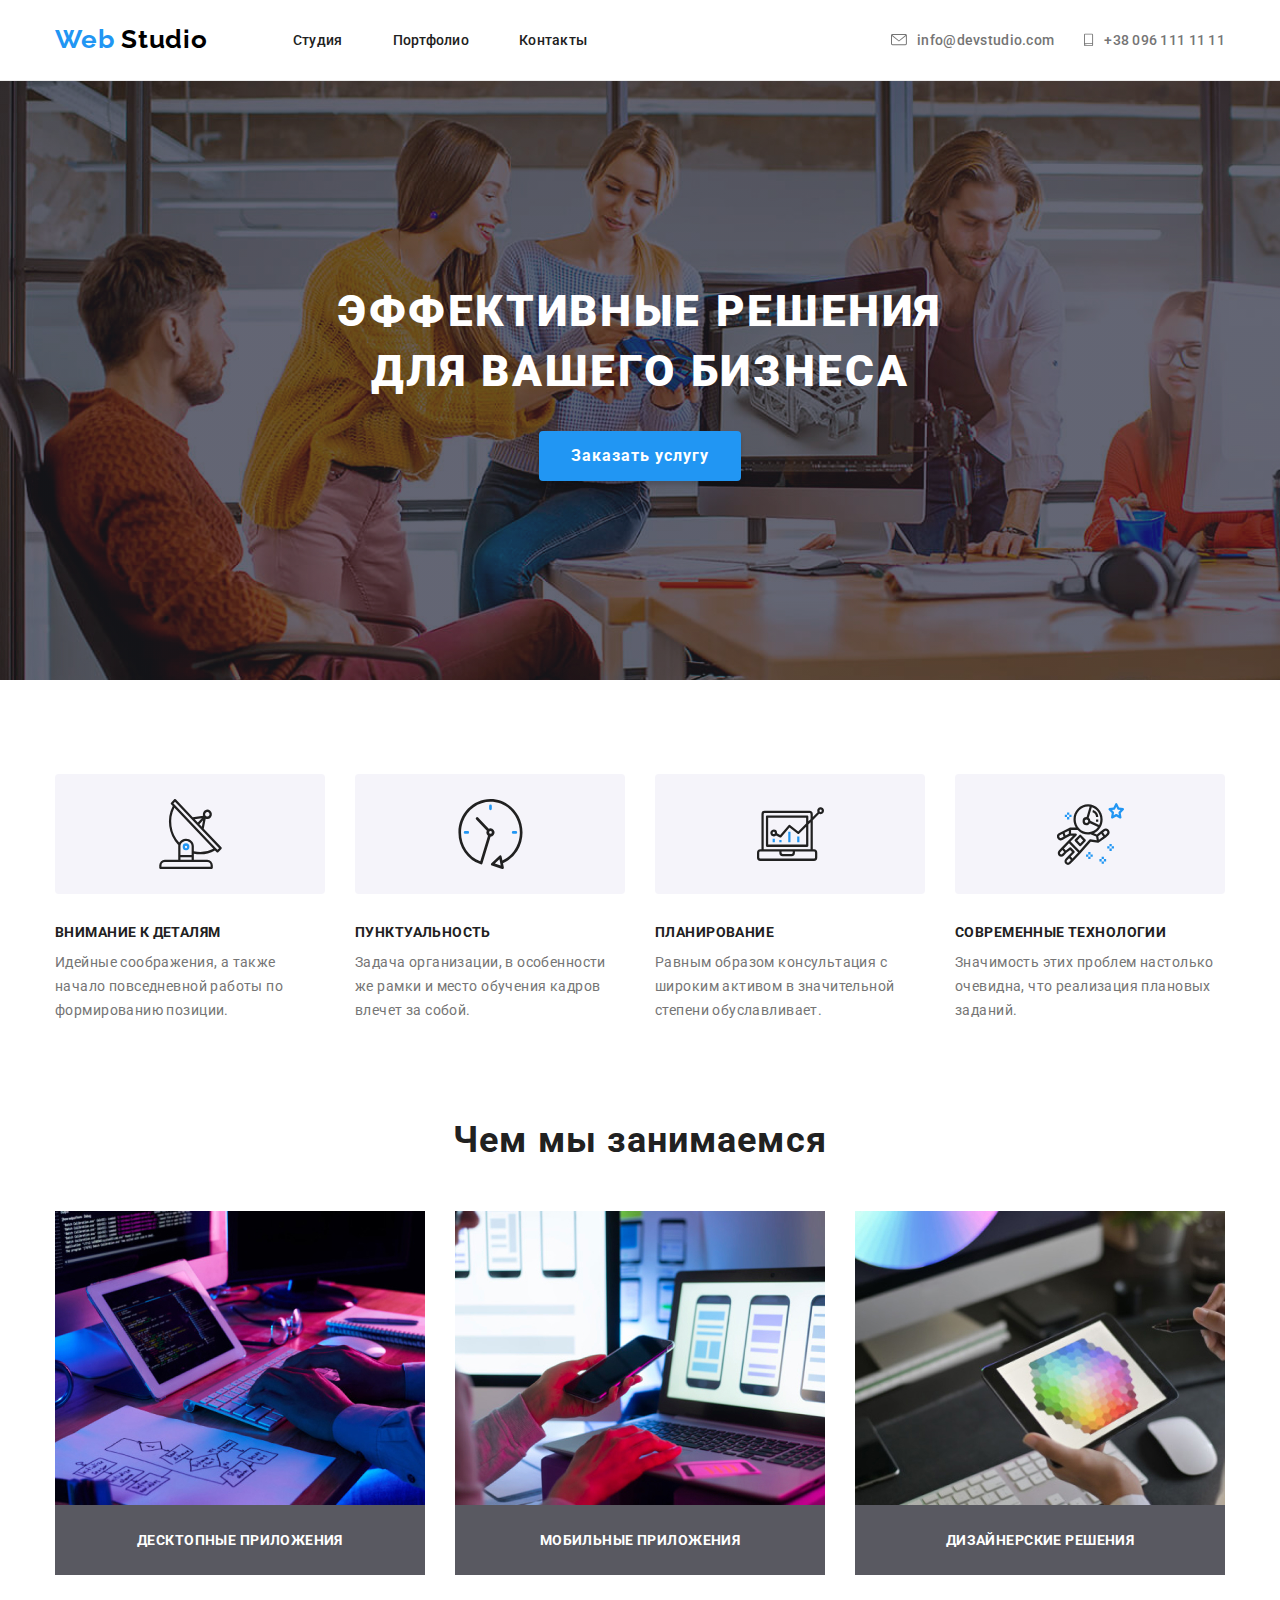
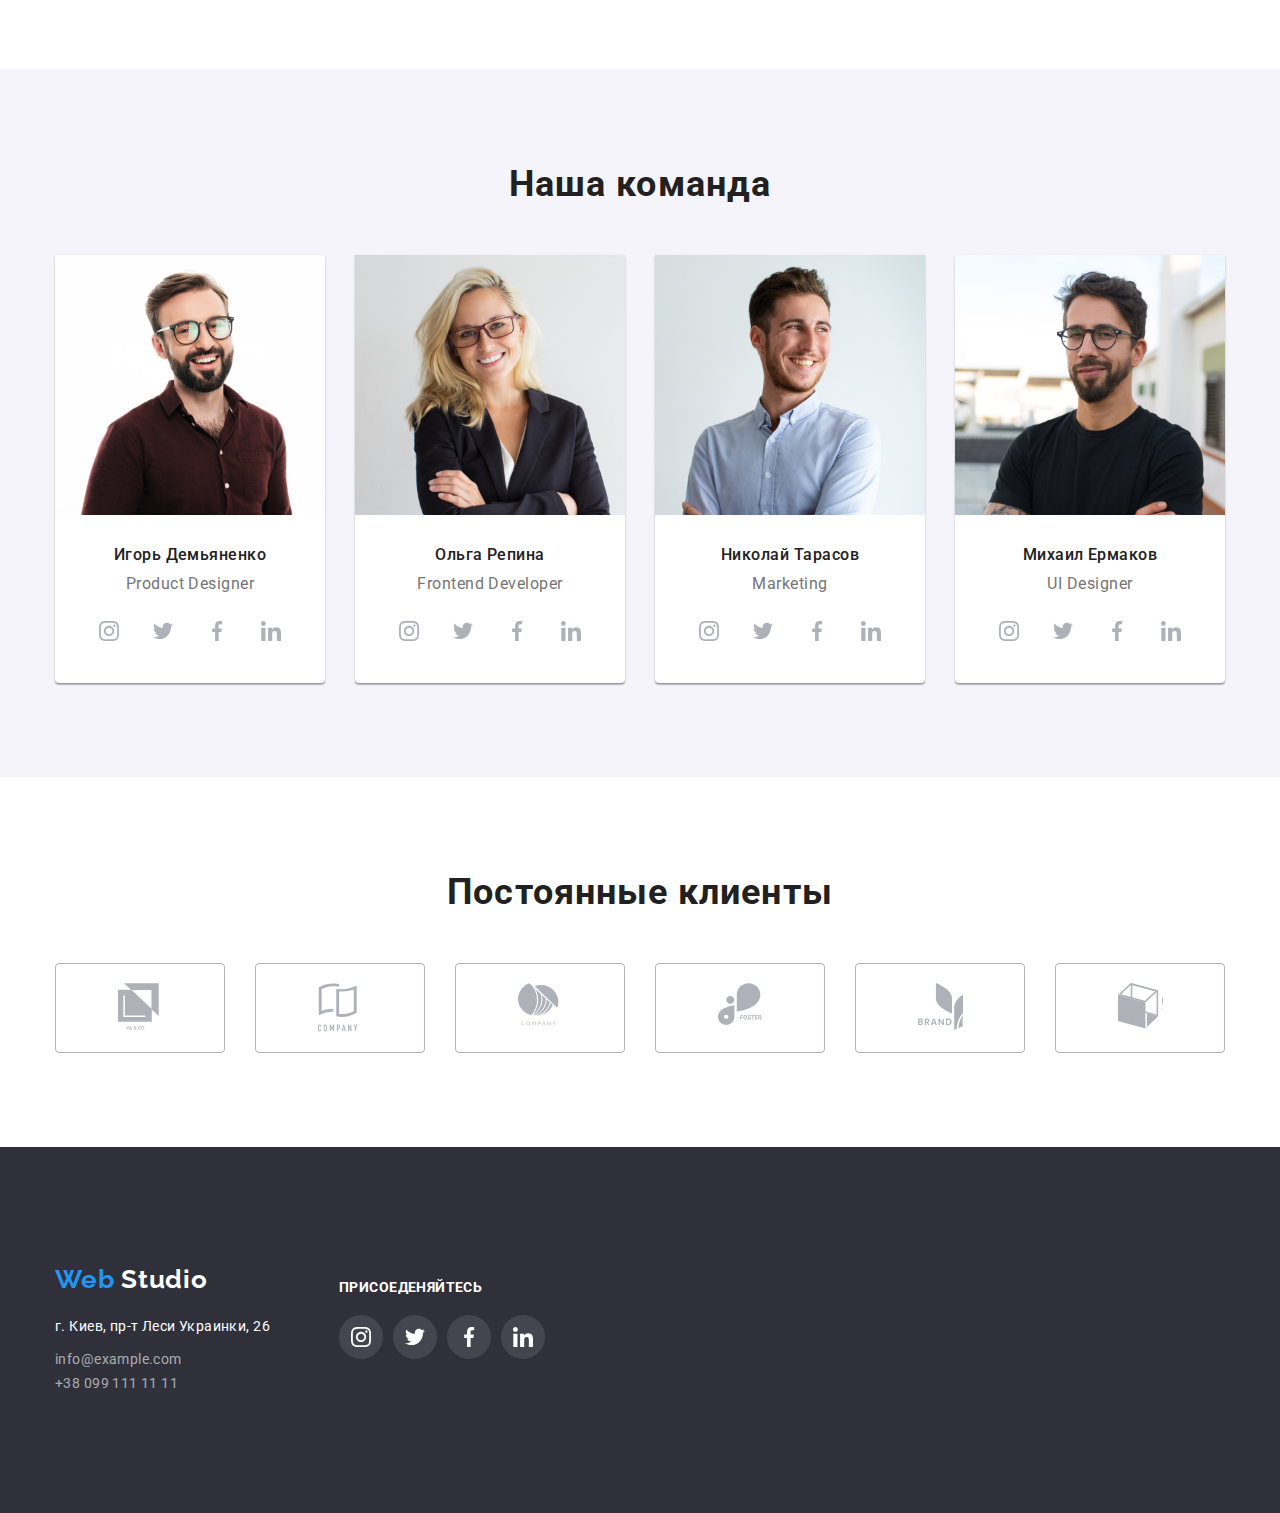
<file: index.html>
<!DOCTYPE html>
<html lang="ru">
  <head>
    <meta charset="UTF-8" />
    <meta name="viewport" content="width=device-width, initial-scale=1.0" />
    <title>Studio</title>
    <link rel="stylesheet" href="./css/normalize.css" />
    <link rel="stylesheet" href="./css/styles.css" />
    <link
      href="https://fonts.googleapis.com/css2?family=Raleway:wght@400;700&family=Roboto:wght@400;500;700&display=swap"
      rel="stylesheet"
      type="text/css"
    />
  </head>

  <body>
    <header>
      <div class="container flexbox">
        <!--Menu-->
        <nav class="navigation flexbox">
          <a class="logo" href="./index.html">
            <span class="web">Web</span> Studio
          </a>
          <ul class="list list-nav">
            <li class="item">
              <a class="menu-link" href="#">Студия</a>
            </li>
            <li class="item">
              <a class="menu-link" href="./portfolio.html">Портфолио</a>
            </li>
            <li class="item">
              <a class="menu-link" href="#">Контакты</a>
            </li>
          </ul>
        </nav>
        <!--contacts-->
        <ul class="list contact-list">
          <li class="items">
            <a class="contact-link" href="mailto:info@devstudio.com">
              <svg class="adress-icon"  width="16" height="12">
                <use href="./images/sprite.svg#icon-email"></use>
              </svg>
              info@devstudio.com</a
            >
          </li>
          <li class="items">
            <a class="contact-link" href="tel:+380961111111">
              <svg class="adress-icon" width="10" height="16">
                <use href="./images/sprite.svg#icon-smartphone"></use>
              </svg>
              +38 096 111 11 11
            </a>
          </li>
        </ul>
      </div>
    </header>

    <!--банер-->
    <main>
      <section class="hero">
        <h1 class="texth">
          Эффективные решения <br>
          для вашего бизнеса
        </h1>
        <button class="button-main" type="button">Заказать услугу</button>
      </section>

    <!--особенности-->
    <section>
      <div class="container vertical">
        <h2 class="hhidden">Особенности</h2>
        <ul class="list contact-list">
          <li class="features-item icon-antena">
            <h3 class="features-text">Внимание к деталям</h3>
            <p class="text">
              Идейные соображения, а также начало повседневной работы по формированию позиции.
            </p>
          </li>
          <li class="features-item icon-clock">
            <h3 class="features-text">Пунктуальность</h3>
            <p class="text">
              Задача организации, в особенности же рамки и место обучения кадров
              влечет за собой.
            </p>
          </li>
          <li class="features-item icon-diagram">
            <h3 class="features-text">Планирование</h3>
            <p class="text">
              Равным образом консультация с широким активом в значительной
              степени обуславливает.
            </p>
          </li>
          <li class="features-item icon-austronavt">
            <h3 class="features-text">Современные технологии</h3>
            <p class="text">
              Значимость этих проблем настолько очевидна, что реализация
              плановых заданий.
            </p>
          </li>
        </ul>
      </div>
    </section>

    <!--чем занимаемся-->
    <section>
      <div class="container vertical-wdc">
        <h2 class="wdc">Чем мы занимаемся</h2>
        <ul class="list contact-list">
          <li class="wdc-item">
            <img
              class="imgwhatwedo"
              src="images/What_doing/img.jpg"
              width="370"
              height="294"
              alt="Image_of_desctop"
            />
            <div class="title-p">
              <h3 class="dmd">Десктопные приложения</h3>
            </div>
          </li>
          <li class="wdc-item">
            <img
              class="imgwhatwedo"
              src="images/What_doing/box.jpg"
              width="370"
              height="294"
              alt="Image_of_mobile"
            />
            <div class="title-p">
              <h3 class="dmd">Мобильные приложения</h3>
            </div>
          </li>
          <li class="wdc-item">
            <img
              class="imgwhatwedo"
              src="images/What_doing/img_1.jpg"
              width="370"
              height="294"
              alt="Image_of_designer"
            />
            <div class="title-p">
              <h3 class="dmd">Дизайнерские решения</h3>
            </div>
          </li>
        </ul>
      </div>
    </section>

    <!--команда-->
    <section class="section">
      <div class="container vertical-wdc">
        <h2 class="wdc">Наша команда</h2>
        <ul class="list contact-list">

          <!--Игорь Демьяненко-->
          <li class="imgcomand">
            <img
              class="imgwhatwedo"
              src="images/Command/img_2.jpg"
              width="270"
              height="260"
              alt="Image_of_nikolay_kucherenko"/>
                <div class="info">
                      <h3 class="command-text">Игорь Демьяненко</h3>
                      <p class="prof" lang="en">Product Designer</p>
                      <ul class="list employee-links">
                        <li class="link-social">
                              <a
                                class="employee-social"
                                href="https://www.instagram.com/"
                                target="_blank"
                                aria-label="ссылка Instagram"
                              >
                                <svg class="menu-link-icon" width="20" height="20">
                                  <use href="./images/sprite.svg#icon-instagram2"></use>
                                </svg>
                              </a>
                        </li>
                        <li class="link-social">
                              <a
                                class="employee-social"
                                href="https://twitter.com/"
                                target="_blank"
                                aria-label="ссылка Twitter"
                              >
                                <svg class="menu-link-icon" width="20" height="20">
                                  <use href="./images/sprite.svg#icon-twitter"></use>
                                </svg>
                              </a>
                         </li>
                       <li class="link-social">
                              <a class="employee-social"
                                href="https://www.facebook.com/"
                                target="_blank"
                                aria-label="ссылка Facebook"
                              >
                                <svg class="menu-link-icon" width="20" height="20">
                                  <use href="./images/sprite.svg#icon-facebook"></use>
                                </svg>
                              </a>
                         </li>
                       <li class="link-social">
                              <a class="employee-social"
                                href="https://www.linkedin.com/"
                                target="_blank"
                                aria-label="ссылка Linkedin">
                                <svg class="menu-link-icon" width="20" height="20">
                                  <use href="./images/sprite.svg#icon-linkedin"></use>
                                </svg>
                              </a>
                         </li>
            </ul> </div>
          </li>

          <!--Ольга Репина-->
          <li class="imgcomand">
            <img
              class="imgwhatwedo"
              src="images/Command/img_3.jpg"
              width="270"
              height="260"
              alt="Image_of_olga_ivanova"/>
          <div class="info">
            <h3 class="command-text">Ольга Репина</h3>
            <p class="prof" lang="en">Frontend Developer</p>
              <ul class="list employee-links">
                    <li class="link-social">
                          <a class="employee-social"
                            href="https://www.instagram.com/"
                            target="_blank"
                            aria-label="ссылка Instagram">
                            <svg class="menu-link-icon" width="20" height="20">
                              <use href="./images/sprite.svg#icon-instagram2"></use>
                            </svg>
                          </a>
                     </li>
                     <li class="link-social">
                            <a class="employee-social"
                              href="https://twitter.com/"
                              target="_blank"
                              aria-label="ссылка Twitter">
                              <svg class="menu-link-icon" width="20" height="20">
                                <use href="./images/sprite.svg#icon-twitter"></use>
                              </svg>
                            </a>
                       </li>
                      <li class="link-social">
                            <a
                              class="employee-social"
                              href="https://www.facebook.com/"
                              target="_blank"
                              aria-label="ссылка Facebook">
                              <svg class="menu-link-icon" width="20" height="20">
                                <use href="./images/sprite.svg#icon-facebook"></use>
                              </svg>
                            </a>
                       </li>
                       <li class="link-social">
                            <a
                              class="employee-social"
                              href="https://www.linkedin.com/"
                              target="_blank"
                              aria-label="ссылка Linkedin">
                              <svg class="menu-link-icon" width="20" height="20">
                                <use href="./images/sprite.svg#icon-linkedin"></use>
                              </svg>
                            </a>
                        </li>
               </ul>
          </div>
          </li>
          
          <!--Николай Тарасов-->
          <li class="imgcomand">
            <img class="imgwhatwedo"
              src="images/Command/img_4.jpg"
              width="270"
              height="260"
              alt="Image_of_andrey_shevchenko"/>
         <div class="info">
            <h3 class="command-text">Николай Тарасов</h3>
            <p class="prof" lang="en">Marketing</p>
            <ul class="list employee-links">
                  <li class="link-social">
                        <a class="employee-social"
                          class="menu-link"
                          href="https://www.instagram.com/"
                          target="_blank"
                          aria-label="ссылка Instagram">
                          <svg class="menu-link-icon" width="20" height="20">
                            <use href="./images/sprite.svg#icon-instagram2"></use>
                          </svg>
                        </a>
                  </li>
                  <li class="link-social">
                          <a class="employee-social"
                            class="menu-link"
                            href="https://twitter.com/"
                            target="_blank"
                            aria-label="ссылка Twitter">
                            <svg class="menu-link-icon" width="20" height="20">
                              <use href="./images/sprite.svg#icon-twitter"></use>
                            </svg>
                          </a>
                  </li>
                  <li class="link-social">
                          <a class="employee-social"
                            class="menu-link"
                            href="https://www.facebook.com/"
                            target="_blank"
                            aria-label="ссылка Facebook">
                            <svg class="menu-link-icon" width="20" height="20">
                              <use href="./images/sprite.svg#icon-facebook"></use>
                            </svg>
                          </a>
                  </li>
                  <li class="link-social">
                          <a class="employee-social"
                            class="menu-link"
                            href="https://www.linkedin.com/"
                            target="_blank"
                            aria-label="ссылка Linkedin">
                            <svg class="menu-link-icon" width="20" height="20">
                              <use href="./images/sprite.svg#icon-linkedin"></use>
                            </svg>
                          </a>
                  </li>
            </ul>
          </div>
          </li>

          <!--Михаил Ермаков-->
          <li class="imgcomand">
            <img
              class="imgwhatwedo"
              src="images/Command/img_5.jpg"
              width="270"
              height="260"
              alt="Image_of_ivan_nikolaev"/>
        <div class="info">
            <h3 class="command-text">Михаил Ермаков</h3>
            <p class="prof" lang="en">UI Designer</p>
            <ul class="list employee-links">
                      <li class="link-social">
                            <a class="employee-social"
                              class="menu-link"
                              href="https://www.instagram.com/"
                              target="_blank"
                              aria-label="ссылка Instagram">
                              <svg class="menu-link-icon" width="20" height="20">
                                <use href="./images/sprite.svg#icon-instagram2"></use>
                              </svg>
                            </a>
                      </li>
                      <li class="link-social">
                            <a class="employee-social"
                              class="menu-link"
                              href="https://twitter.com/"
                              target="_blank"
                              aria-label="ссылка Twitter">
                              <svg class="menu-link-icon" width="20" height="20">
                                <use href="./images/sprite.svg#icon-twitter"></use>
                              </svg>
                            </a>
                      </li>
                      <li class="link-social">
                            <a class="employee-social"
                              class="menu-link"
                              href="https://www.facebook.com/"
                              target="_blank"
                              aria-label="ссылка Facebook">
                              <svg class="menu-link-icon" width="20" height="20">
                                <use href="./images/sprite.svg#icon-facebook"></use>
                              </svg>
                            </a>
                      </li>
                      <li class="link-social">
                            <a class="employee-social"
                              class="menu-link"
                              href="https://www.linkedin.com/"
                              target="_blank"
                              aria-label="ссылка Linkedin">
                              <svg class="menu-link-icon" width="20" height="20">
                                <use href="./images/sprite.svg#icon-linkedin"></use>
                              </svg>
                            </a>
                      </li>
            </ul>
        </div>
          </li>
        </ul>
      </div>
    </section>
    <!--клиенты-->
    <section>
      <div class="container vertical-wdc">
        <h2 class="wdc">Постоянные клиенты</h2>
        <ul class="list clients-list">
          <li class="clients-item">
            <a
              class="client-blank"
              href=""
              target="_blank"
              aria-label="ссылка logo1"
            >
              <svg class="logo-client">
                <use href="./images/sprite.svg#icon-logo_1" width="45" height="50"></use>
              </svg>
            </a>
          </li>
          <li class="clients-item">
            <a
              class="client-blank"
              href=""
              target="_blank"
              aria-label="ссылка logo2"
            >
              <svg class="logo-client">
                <use href="./images/sprite.svg#icon-logo_2" width="40" height="52"></use>
              </svg>
            </a>
          </li>
          <li class="clients-item">
            <a
              class="client-blank"
              href=""
              target="_blank"
              aria-label="ссылка logo3"
            >
              <svg class="logo-client">
                <use href="./images/sprite.svg#icon-logo_3" width="41" height="43"></use>
              </svg>
            </a>
          </li>
          <li class="clients-item">
            <a
              class="client-blank"
              href=""
              target="_blank"
              aria-label="ссылка logo4"
            >
              <svg class="logo-client">
                <use href="./images/sprite.svg#icon-logo_4" width="80" height="43"></use>
              </svg>
            </a>
          </li>
          <li class="clients-item">
            <a
              class="client-blank"
              href=""
              target="_blank"
              aria-label="ссылка logo5"
            >
              <svg class="logo-client">
                <use href="./images/sprite.svg#icon-logo_5" width="59" height="47"></use>
              </svg>
            </a>
          </li>
          <li class="clients-item">
            <a
              class="client-blank"
              href=""
              target="_blank"
              aria-label="ссылка logo6"
            >
              <svg class="logo-client">
                <use href="./images/sprite.svg#icon-logo_6" width="89" height="46"></use>
              </svg>
            </a>
          </li>
        </ul>
      </div>
    </section>
    </main>
    <!--футер-->
    <footer>
      <div class="container footer-box">
        <div>
          <a class="logo-foot" href="./index.html">
            <span class="web">Web</span> Studio</a
          >
          <address>
            <p class="add">г. Киев, пр-т Леси Украинки, 26</p>
            <ul class="list">
              <li>
                <a class="footer-list" href="mailto:info@example.com"
                  >info@example.com</a
                >
              </li>
              <li>
                <a class="footer-list" href="tel:+380991111111"
                  >+38 099 111 11 11</a
                >
              </li>
            </ul>
          </address>
        </div>
        <div class="subscribe">
          <p class="foot-text">Присоеденяйтесь</p>
          <ul class="list contact-list">
            <li class="link-social">
              <a class="join-link"
                href="https://www.instagram.com/"
                target="_blank"
                aria-label="ссылка Instagram"
              >
                <svg class="soc-link-focus">
                  <use href="./images/sprite.svg#icon-instagram2" width="20" height="20"></use>
                </svg>
              </a>
            </li>
            <li class="link-social">
              <a class="join-link"
                href="https://twitter.com/"
                target="_blank"
                aria-label="ссылка Twitter"
              >
                <svg class="soc-link-focus">
                  <use href="./images/sprite.svg#icon-twitter" width="20" height="20"></use>
                </svg>
              </a>
            </li>
            <li class="link-social">
              <a class="join-link"
                href="https://www.facebook.com/"
                target="_blank"
                aria-label="ссылка Facebook"
              >
                <svg class="soc-link-focus">
                  <use href="./images/sprite.svg#icon-facebook" width="20" height="20"></use>
                </svg>
              </a>
            </li>
            <li class="link-social">
              <a class="join-link"
                href="https://www.linkedin.com/"
                target="_blank"
                aria-label="ссылка Linkedin"
              >
                <svg class="soc-link-focus">
                  <use href="./images/sprite.svg#icon-linkedin" width="20" height="20"></use>
                </svg>
              </a>
            </li>
          </ul>
        </div>
        <!--
        <div>
          <p class="foot-text">Подпишитесь на рассылку</p>
          <div class="footer-box-sub">
            <input class="placeholder" placeholder="E-mail" class="email" />
            <button class="button-sub">
              Подписаться
              <img src="images/Social/send.svg" alt="send" />
            </button>
          </div> -->
        </div>
      </div>
    </footer>
  </body>
</html>
</file>
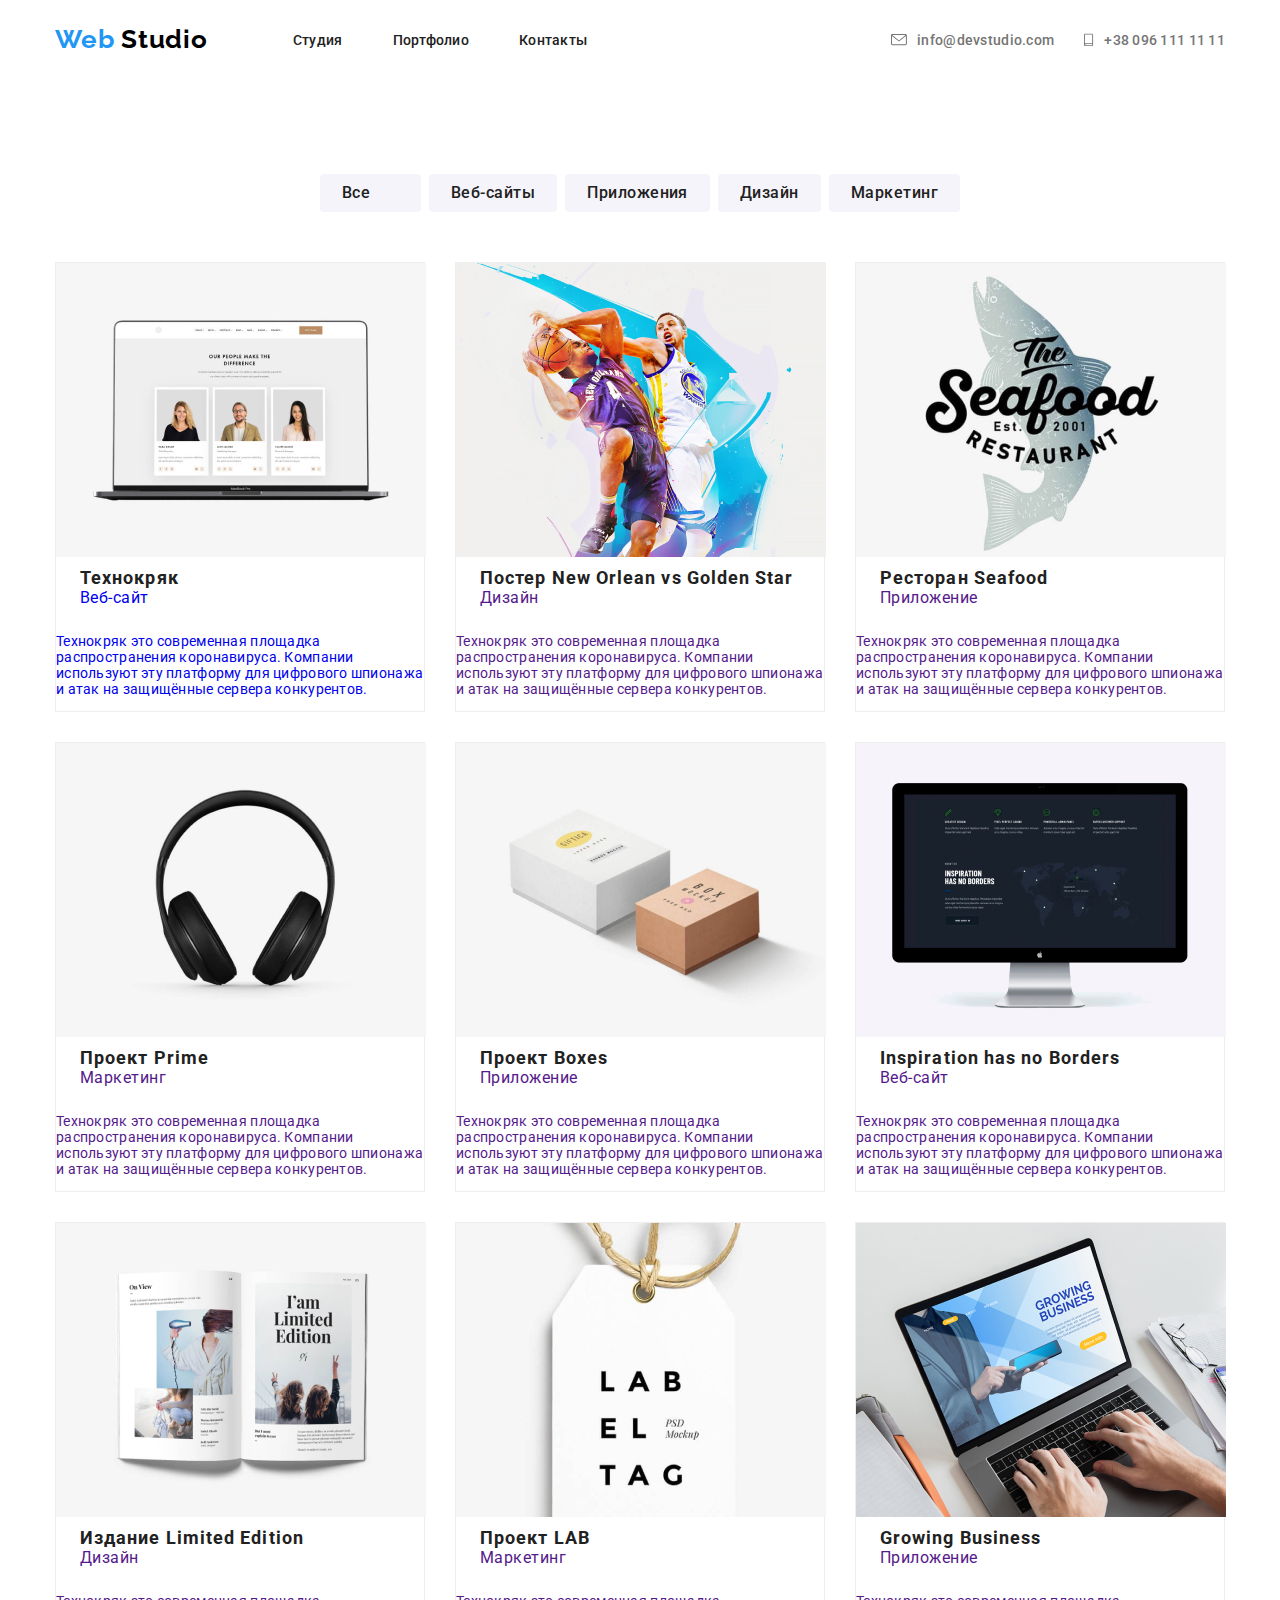
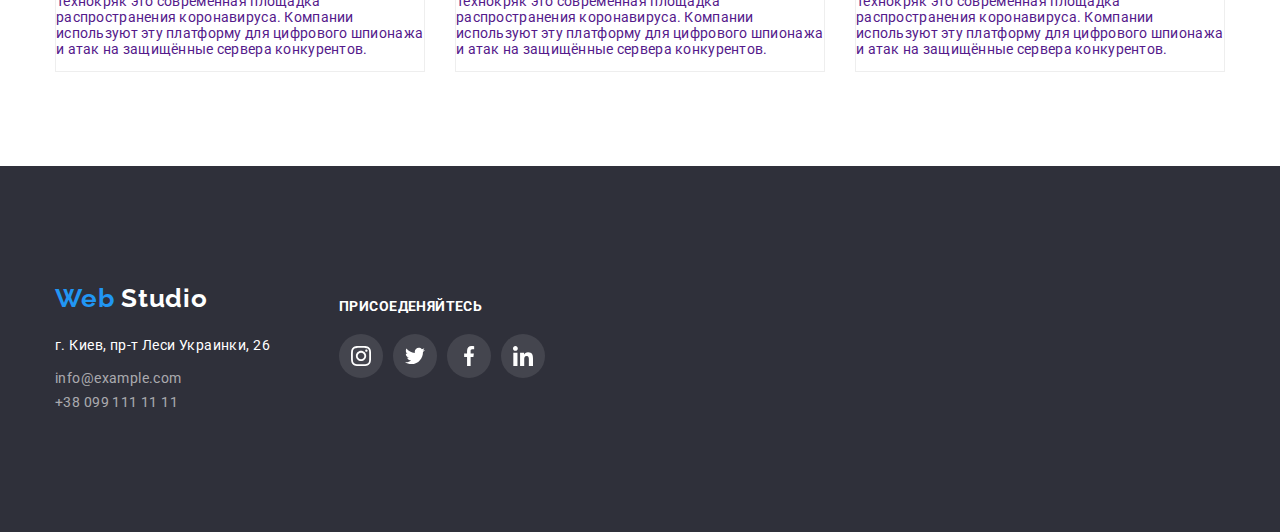
<file: portfolio.html>
<!DOCTYPE html>
<html lang="ru">
  <head>
    <meta charset="UTF-8" />
    <meta name="viewport" content="width=device-width, initial-scale=1.0" />
    <title>Portfolio</title>
    <link
      href="https://fonts.googleapis.com/css2?family=Raleway:wght@400;700&family=Roboto:wght@300;400;500;700;900&display=swap"
      rel="stylesheet"
      type="text/css"
    />
    <link rel="stylesheet" href="./css/normalize.css" />
    <link rel="stylesheet" href="./css/styles.css" />
  </head>

  <body>
    <header>
      <div class="container flexbox">
        <!--Menu-->
        <nav class="navigation flexbox">
          <a class="logo" href="./index.html">
            <span class="web">Web</span> Studio
          </a>
          <ul class="list list-nav">
            <li class="item">
              <a class="menu-link" href="#">Студия</a>
            </li>
            <li class="item">
              <a class="menu-link" href="./portfolio.html">Портфолио</a>
            </li>
            <li class="item">
              <a class="menu-link" href="#">Контакты</a>
            </li>
          </ul>
        </nav>
        <!--contacts-->
        <ul class="list contact-list">
          <li class="items">
            <a class="contact-link" href="mailto:info@devstudio.com">
              <svg class="adress-icon" width="16" height="12">
                <use href="./images/sprite.svg#icon-email"></use>
              </svg>
              info@devstudio.com</a>
          </li>
          <li class="items">
            <a class="contact-link" href="tel:+380961111111">
              <svg class="adress-icon" width="10" height="16">
                <use href="./images/sprite.svg#icon-smartphone"></use>
              </svg>
              +38 096 111 11 11
            </a>
          </li>
        </ul>
      </div>
    </header>

    <!--фильтры-->
    <main>
      <section>
        <h1 class="hhidden">Контент портфолио</h1>
        <div class="container vertical-wdc">
          <div>
          <ul class="list portfolio-btn">
            <li class="itembutton">
              <button class="button-text" type="button">Все</button>
            </li>
            <li class="itembutton">
              <button class="button-text" type="button">Веб-сайты</button>
            </li>
            <li class="itembutton">
              <button class="button-text" type="button">Приложения</button>
            </li>
            <li class="itembutton">
              <button class="button-text" type="button">Дизайн</button>
            </li>
            <li class="itembutton">
              <button class="button-text" type="button">Маркетинг</button>
            </li>
          </ul>
          </div>

      <!--галерея-->
        <div>
          <ul class="list gallery">
            <li class="gallery-item">
              <a class="img" href="#" target="_blank" aria-label="ссылка logo1">
                <img class="img-portfolio"
                  class="imgwhatwedo"
                  src="images/project/pro1.jpg"
                  width="370"
                  height="294"
                  alt="Image_of_pro1"/>
                  <div>
                      <h2 class="portfolio-text">Технокряк</h2>
                      <p class="p-text">Веб-сайт</p>
                      <p>
                        Технокряк это современная площадка распространения
                        коронавируса. Компании используют эту платформу для цифрового
                        шпионажа и атак на защищённые сервера конкурентов.
                      </p>
                   </div>
              </a>
            </li>
            <li class="gallery-item">
              <a class="img" href="" target="_blank" aria-label="ссылка logo2">
                <img class="img-portfolio"
                  class="imgwhatwedo"
                  src="images/project/pro2.jpg"
                  width="370"
                  height="294"
                  alt="Image_of_pro2"/>
                  <div>
                      <h2 class="portfolio-text">Постер New Orlean vs Golden Star</h2>
                      <p class="p-text">Дизайн</p>
                      <p>
                        Технокряк это современная площадка распространения
                        коронавируса. Компании используют эту платформу для цифрового
                        шпионажа и атак на защищённые сервера конкурентов.
                      </p>
                  </div>
              </a>
            </li>
            <li class="gallery-item">
              <a class="img" href="" target="_blank" aria-label="ссылка logo3">
                <img class="img-portfolio"
                  class="imgwhatwedo"
                  src="images/project/pro3.jpg"
                  width="370"
                  height="294"
                  alt="Image_of_pro3"/>
                  <div>
                        <h2 class="portfolio-text">Ресторан Seafood</h2>
                        <p class="p-text">Приложение</p>
                        <p>
                          Технокряк это современная площадка распространения
                          коронавируса. Компании используют эту платформу для цифрового
                          шпионажа и атак на защищённые сервера конкурентов.
                        </p>
                </div>
              </a>
            </li>
            <li class="gallery-item">
              <a class="img" href="" target="_blank" aria-label="ссылка logo4">
                <img class="img-portfolio"
                  class="imgwhatwedo"
                  src="images/project/pro4.jpg"
                  width="370"
                  height="294"
                  alt="Image_of_pro4"/>
                  <div>
                        <h2 class="portfolio-text">Проект Prime</h2>
                        <p class="p-text">Маркетинг</p>
                        <p>
                          Технокряк это современная площадка распространения
                          коронавируса. Компании используют эту платформу для цифрового
                          шпионажа и атак на защищённые сервера конкурентов.
                        </p>
                </div>
              </a>
            </li>
            <li class="gallery-item">
              <a  class="img" href="" target="_blank" aria-label="ссылка logo5">
                <img class="img-portfolio"
                  class="imgwhatwedo"
                  src="images/project/pro5.jpg"
                  width="370"
                  height="294"
                  alt="Image_of_pro5"
                />
                <div>
                      <h2 class="portfolio-text">Проект Boxes</h2>
                      <p class="p-text">Приложение</p>
                      <p>
                        Технокряк это современная площадка распространения
                        коронавируса. Компании используют эту платформу для цифрового
                        шпионажа и атак на защищённые сервера конкурентов.
                      </p>
                </div>
              </a>
            </li>
            <li class="gallery-item">
              <a class="img" href="" target="_blank" aria-label="ссылка logo6">
                <img class="img-portfolio"
                  class="imgwhatwedo"
                  src="images/project/pro6.jpg"
                  width="370"
                  height="294"
                  alt="Image_of_pro6"/>
                  <div>
                      <h2 class="portfolio-text">Inspiration has no Borders</h2>
                      <p class="p-text">Веб-сайт</p>
                      <p>
                        Технокряк это современная площадка распространения
                        коронавируса. Компании используют эту платформу для цифрового
                        шпионажа и атак на защищённые сервера конкурентов.
                      </p>
                   </div>
              </a>
            </li>
            <li class="gallery-item">
              <a class="img" href="" target="_blank" aria-label="ссылка logo7">
                <img class="img-portfolio"
                  class="imgwhatwedo"
                  src="images/project/pro7.jpg"
                  width="370"
                  height="294"
                  alt="Image_of_pro7"/>
                  <div>
                        <h2 class="portfolio-text">Издание Limited Edition</h2>
                        <p class="p-text">Дизайн</p>
                        <p>
                          Технокряк это современная площадка распространения
                          коронавируса. Компании используют эту платформу для цифрового
                          шпионажа и атак на защищённые сервера конкурентов.
                        </p>
                  </div>
              </a>
            </li>
            <li class="gallery-item">
              <a class="img" href="" target="_blank" aria-label="ссылка logo8">
                <img class="img-portfolio"
                  class="imgwhatwedo"
                  src="images/project/pro8.jpg"
                  width="370"
                  height="294"
                  alt="Image_of_pro8"/>
               <div>
                      <h2 class="portfolio-text">Проект LAB</h2>
                      <p class="p-text">Маркетинг</p>
                      <p>
                        Технокряк это современная площадка распространения
                        коронавируса. Компании используют эту платформу для цифрового
                        шпионажа и атак на защищённые сервера конкурентов.
                      </p>
                </div>
              </a>
            </li>
            <li class="gallery-item">
              <a class="img" href="" target="_blank" aria-label="ссылка logo9">
                <img class="img-portfolio"
                  src="images/project/pro9.jpg"
                  width="370"
                  height="294"
                  alt="Image_of_pro9"/>
                  <div>
                        <h2 class="portfolio-text">Growing Business</h2>
                        <p class="p-text">Приложение</p>
                        <p>
                          Технокряк это современная площадка распространения
                          коронавируса. Компании используют эту платформу для цифрового
                          шпионажа и атак на защищённые сервера конкурентов.
                        </p>
                  </div>
              </a>
            </li>
          </ul>
        </div>
        </div>
      </section>
    </main>
    <!--футер-->
    <footer>
    <div class="container footer-box">
      <div>
        <a class="logo-foot" href="./index.html">
          <span class="web">Web</span> Studio</a>
        <address>
          <p class="add">г. Киев, пр-т Леси Украинки, 26</p>
          <ul class="list">
            <li>
              <a class="footer-list" href="mailto:info@example.com">info@example.com</a>
            </li>
            <li>
              <a class="footer-list" href="tel:+380991111111">+38 099 111 11 11</a>
            </li>
          </ul>
        </address>
      </div>
      <div class="subscribe">
        <p class="foot-text">Присоеденяйтесь</p>
        <ul class="list contact-list">
          <li class="link-social">
            <a class="join-link" href="https://www.instagram.com/" target="_blank" aria-label="ссылка Instagram">
              <svg class="soc-link-focus">
                <use href="./images/sprite.svg#icon-instagram2" width="20" height="20"></use>
              </svg>
            </a>
          </li>
          <li class="link-social">
            <a class="join-link" href="https://twitter.com/" target="_blank" aria-label="ссылка Twitter">
              <svg class="soc-link-focus">
                <use href="./images/sprite.svg#icon-twitter" width="20" height="20"></use>
              </svg>
            </a>
          </li>
          <li class="link-social">
            <a class="join-link" href="https://www.facebook.com/" target="_blank" aria-label="ссылка Facebook">
              <svg class="soc-link-focus">
                <use href="./images/sprite.svg#icon-facebook" width="20" height="20"></use>
              </svg>
            </a>
          </li>
          <li class="link-social">
            <a class="join-link" href="https://www.linkedin.com/" target="_blank" aria-label="ссылка Linkedin">
              <svg class="soc-link-focus">
                <use href="./images/sprite.svg#icon-linkedin" width="20" height="20"></use>
              </svg>
            </a>
          </li>
        </ul>
      </div>
      <!--
            <div>
              <p class="foot-text">Подпишитесь на рассылку</p>
              <div class="footer-box-sub">
                <input class="placeholder" placeholder="E-mail" class="email" />
                <button class="button-sub">
                  Подписаться
                  <img src="images/Social/send.svg" alt="send" />
                </button>
              </div> -->
    </div>
    </div>
    </footer>
  </body>
</html>
</file>
<file: css/styles.css>
:root {
  --accent-color: #2196f3;
  --title-color: #212121;
  --main-color: #757575;
  --white-color: #ffffff;
  --front-color: #f5f4fa;
  --img-color: #f5f4fa;
}

html{
      box-sizing:border-box;
}

*,
*::before,
*::after {
	box-sizing: inherit;
}

body {
  /*background-color: var(--white-color);*/
  color: var(--main-color);
  font-family: 'Roboto', 'sans-serif';
  font-size: 14px;
  line-height: 1.143;
  letter-spacing: 0.02em;
}

.box {
  /*background-color: tomato;*/
  /* outline: 2px solid tomato; */
}

.container {
  width: 1200px;
  margin: 0 auto;
  padding-left: 15px;
  padding-right: 15px;
  /*outline: 1px solid blue;*/
}

.flexbox {
  display: flex;
  justify-self: flex-end;
  align-items: center;
}

.navigation {
  margin-right: auto;
}

.logo {
  font-family: 'Raleway', sans-serif;
  font-style: normal;
  font-weight: 700;
  font-size: 26px;
  line-height: 1.192;
  letter-spacing: 0.03em;
  color: #000000;
  text-decoration: none;
  padding-top: 24px;
  padding-bottom: 25px;
}
.web {
  color: var(--accent-color);
}

.list {
  list-style: none;
  margin: 0px;
  padding: 0px;
}

.list-nav{
    display: flex;
    margin-left: 85px;
}

.item:not(:last-child) {
  margin-right: 50px;
}

.menu-link {
  display: block;
  padding-top: 32px;
  padding-bottom: 32px;
  font-weight: 500;
  color: var(--title-color);
  text-decoration: none;
}
.menu-link:hover,
.menu-link:focus {
  color: var(--accent-color);
}

.contact-list{
  display: flex;
}

.items:not(:last-child) {
  margin-right: 30px;
}

.contact-link {
  display: flex;
  align-items: center;
  padding-top: 32px;
  padding-bottom: 32px;
  font-weight: 500;
  text-decoration: none;
  color: var(--main-color);
}

.contact-link:hover,
.contact-link:focus {
  color: var(--accent-color);
}

.adress-icon{
  margin-right: 10px;
  fill: currentColor;
}

.adress-icon:hover,
.adress-icon:focus{
   color: var(--accent-color);
}

.hero{
    max-width: 1600px;
    height: 600px;
    margin-left: auto;
    margin-right: auto;
    padding-top: 200px;
    padding-bottom: 200px;
    background-color: rgba(81, 7, 86, 0.25);
    background-image: linear-gradient(rgba(47, 48, 58, 0.4), rgba(47, 48, 58, 0.4)), url(../images/Img.jpg);
    text-align: center;
    border-top: 1px solid #ececec;
    box-sizing: border-box;
}

.texth {
  font-weight: 900;
  font-size: 44px;
  line-height: 1.364;
  letter-spacing: 0.06em;
  text-transform: uppercase;
  color: var(--white-color);
  margin-top: 0px;
  margin-bottom: 30px;
}

.button-main {
  font-weight: 700;
  font-size: 16px;
  line-height: 1.875;
  align-items: center;
  text-align: center;
  letter-spacing: 0.06em;
  color: var(--white-color);
  background: var(--accent-color);
  box-shadow: 0px 4px 4px rgba(0, 0, 0, 0.15);
  display: inline-block;
  border-radius: 4px;
  min-width: 200px;
  padding: 10px 32px;
  border: none;
}

.vertical {
  padding-top: 94px;
}

.hhidden {
  position: absolute !important;
  clip: rect(1px 1px 1px 1px);
  padding: 0 !important;
  border: 0 !important;
  height: 1px !important;
  width: 1px !important;
  overflow: hidden;
}

.features-item:not(:last-child) {
  margin-right: 30px;
}

.features-item::before{
  display: block;
  content: "";
  height: 120px;
  background-size: 67px 70px;
  background-position: 50% 50%;
  background-repeat: no-repeat;
  background-color: var(--img-color);
  border-radius: 4px;
}

.icon-antena::before{
background-image: url(../images/features/antenna.svg);
}

.icon-clock::before{
  background-image: url(../images/features/clock.svg);
}

.icon-diagram::before{
  background-image: url(../images/features/diagram.svg);
}

.icon-austronavt::before{
  background-image: url(../images/features/astronaut.svg);
}

.itembutton:not(:last-child) {
  margin-right: 8px;
}

.features-text {
  font-weight: 700;
  font-size: 14px;
  line-height: 16px;
  letter-spacing: 0.03em;
  text-transform: uppercase;
  color: var(--title-color);
  margin-top: 30px;
  margin-bottom: 10px;
}

.text {
  display: inline-block;
  text-align: left;
  margin-bottom: 0px;
  margin-top: 0px;
  justify-content: center;
  line-height: 1.714;
  width: 270px;
height: 75px;
font-weight: normal;
font-size: 14px;
line-height: 24px;
letter-spacing: 0.03em;
}

.vertical-wdc {
  padding-top: 94px;
  padding-bottom: 94px;
}

.wdc {
  font-weight: 700;
  font-size: 36px;
  line-height: 1.167;
  text-align: center;
  letter-spacing: 0.03em;
  color: var(--title-color);
  margin-top: 0px;
  margin-bottom: 50px;
}

.wdc-item:not(:last-child) {
  margin-right: 30px;
}

.imgwhatwedo {
  display: block;
}

.title-p{
    padding-top: 27px;
    padding-bottom: 27px;
    background: rgba(47, 48, 58, 0.8);
}

.dmd {
  font-weight: 700;
  text-align: center;
  letter-spacing: 0.03em;
  text-transform: uppercase;
  color: var(--white-color);
  margin: 0px;
  font-size: 14px;
  line-height: 16px;
}

.section {
  max-width: 1600px;
  margin-left: auto;
  margin-right: auto;
  background-color: #f5f4fa;
}

.imgcomand {
  padding-bottom: 30px;
  background: #FFFFFF;
  box-shadow: 0px 1px 3px rgba(0, 0, 0, 0.12), 0px 1px 1px rgba(0, 0, 0, 0.14), 0px 2px 1px rgba(0, 0, 0, 0.2);
  border-radius: 0px 0px 4px 4px;
}

.imgcomand:not(:last-child) {
    margin-right: 30px;
}

.command-text {
  font-weight: 500;
  font-size: 16px;
  line-height: 1.188;
  letter-spacing: 0.03em;
  color: var(--title-color);
  margin-bottom: 10px;
  margin-top: 30px;
}

.info{
  text-align: center;
}

.prof {
  font-size: 16px;
  line-height: 1.188;
  letter-spacing: 0.03em;
  margin-bottom: 16px;
  margin-top: 0px;
}

.link-social:not(:last-child) {
  margin-right: 10px;
}

.employee-links{
  display: flex;
  justify-content: center;
}

.employee-social{
    display: inline-flex;
    justify-content: center;
    align-items: center;
    width: 44px;
    height: 44px;
    color: #afb1b8;
    border-radius: 50%;
}

.employee-social:hover,
.employee-social:focus {
  background-color: var(--accent-color);
}

.menu-link-icon{
	fill: currentColor;
}

.employee-social:hover .menu-link-icon {
  fill: var(--white-color);
}

.clients-list{
  display: flex;
  justify-content: center;
}

.clients-item:not(:last-child) {
  margin-right: 30px;
}

.client-blank{
  display: flex;
    width: 170px;
    height: 90px;
    color: #afb1b8;
    border: 1px solid #afb1b8;
    border-radius: 4px;
    justify-content: center;
    align-items: center;
}

.client-blank:hover,
.client-blank:focus{
  color: var(--accent-color);
  border: 1px solid var(--accent-color);
}

.logo-client{
  width: 45px;
  height: 50px;
  fill: currentColor;
}
 .logo-client:hover,
 .logo-client:focus{
   fill: var(--accent-color);
 }

 footer {
  background: #2f303a;
}

.footer-box {
  display: flex;
  padding-top: 60px;
  padding-bottom: 60px;
  align-items: center;
}

.logo-foot {
  font-family: Raleway;
  font-weight: bold;
  font-size: 26px;
  line-height: 31px;
  letter-spacing: 0.03em;
  color: var(--white-color);
  text-decoration: none;
}

.subscribe {
  margin: 72px 94px 94px 69px;
}

.foot-text {
  display: block;
  font-weight: bold;
  font-size: 14px;
  line-height: 16px;
  letter-spacing: 0.03em;
  text-transform: uppercase;
  color: var(--white-color);
  margin-top: 0px;
  margin-bottom: 20px;
}

.join-link {
    display: inline-flex;
    justify-content: center;
    align-items: center;
    width: 44px;
    height: 44px;
    color: var(--white-color);
    background-color: rgba(255, 255, 255, 0.1);
    border-radius: 50%;
  }

.join-link:hover,
.join-link:focus {
	background-color: var(--accent-color);
}

  .soc-link-focus{
    width: 20px;
    height: 20px;
  fill: currentColor;
}

/*.soc-link-focus:hover,
.soc-link-focus: :focus{
  border-radius: 50%;
  padding: 15px;
  background-color: var(--accent-color);
}*/


/*Portfolio*/

.portfolio-btn {
    display: flex;
    justify-content: center;
    margin-bottom: 50px;
}

.button-text {
  display: flex;
  font-weight: 500;
  font-size: 16px;
  line-height: 1.625;
  text-align: center;
  letter-spacing: 0.03em;
  color: var(--title-color);
  background: #f5f4fa;
  border-radius: 4px;
  padding: 6px 22px;
  border: none;
  min-width: 101px;
}

.button-text:hover,
.button-text:focus {
  color: var(--white-color);
  background: var(--accent-color);
}

.button-subscribe {
  display: inline-flex;
  font-weight: bold;
  font-size: 16px;
  line-height: 1.875;
  align-items: center;
  text-align: center;
  letter-spacing: 0.06em;
  color: var(--white-color);
  background: var(--accent-color);
  border: none
  border-radius: 4px;
  min-width: 200px;
  padding: 10px 28px;
  box-shadow: 0px 4px 4px rgba(0, 0, 0, 0.15);
}

.features-img {
  background: var(--img-color);
  padding: 25px 100px;
  border-radius: 4px;
}


.footer-box-sub {
  display: flex;
  align-items: center;
  margin-bottom: 0px;
  margin-top: 20px;
}


.add {
  font-family: Roboto;
  font-style: normal;
  font-weight: normal;
  font-size: 14px;
  line-height: 1.714;
  letter-spacing: 0.03em;
  color: var(--white-color);
  text-decoration: none;
  margin-top: 20px;
  margin-bottom: 9px;
}


.footer-list {
  list-style: none;
  margin: 0px;
  padding: 0px;
  justify-content: center;
  line-height: 1.714;
  letter-spacing: 0.03em;
  color: rgba(255, 255, 255, 0.6);
  text-decoration: none;
  font-style: normal;
}

 /* .footer-list:hover,
.footer-list:focus {
  color: var(--accent-color);
} */

.placeholder {
  width: 358px;
  height: 50px;
  border: 1px solid rgba(255, 255, 255, 0.3);
  box-sizing: border-box;
  filter: drop-shadow(0px 4px 4px rgba(0, 0, 0, 0.15));
  border-radius: 4px;
  background-color: #2f303a;
  margin-right: 12px;
  padding-left: 16px;
}

.button-sub {
  display: inline-block;
  font-weight: 700;
  font-size: 16px;
  line-height: 1.875;
  align-items: center;
  text-align: center;
  letter-spacing: 0.06em;
  color: var(--white-color);
  background: var(--accent-color);
  border-radius: 4px;
  min-width: 200px;
  padding: 10px 32px;
  border: none;
  box-shadow: 0px 4px 4px rgba(0, 0, 0, 0.15);
}


.filter {
  font-weight: 500;
  font-size: 16px;
  line-height: 26px;
  text-align: center;
  letter-spacing: 0.03em;
  color: var(--white-color);
}

.portfolio-text {
  font-family: Roboto;
  font-style: normal;
  font-weight: 700;
  font-size: 18px;
  line-height: 2px;
  letter-spacing: 0.06em;
  color: var(--title-color);
  margin-top: 20px;
    margin-right: 24px;
    margin-bottom: 4px;
    margin-left: 24px;
}

.p-text{
  margin-top: 0;
    margin-bottom: 20px;
    margin-right: 24px;
    margin-left: 24px;
    font-size: 16px;
    line-height: 1.875;
    letter-spacing: 0.03em;
}
.gallery {
  display: flex;
  flex-wrap: wrap;
}

.gallery-item {
  width: 370px;
  margin-right: 30px;
  margin-bottom: 30px;
  background: #FFFFFF;
  border: 1px solid #EEEEEE;
  box-sizing: border-box;
  /*box-shadow: 0px 1px 1px rgba(0, 0, 0, 0.12), 0px 4px 4px rgba(0, 0, 0, 0.06), 1px 4px 6px rgba(0, 0, 0, 0.16);*/
}

.gallery-item:hover,
.gallery-item:focus {
  box-shadow: 0px 1px 1px rgba(0, 0, 0, 0.12), 0px 4px 4px rgba(0, 0, 0, 0.06), 1px 4px 6px rgba(0, 0, 0, 0.16);
}

  

.gallery-item:nth-child(3n) {
  margin-right: 0px;
}

.gallery-item:nth-last-child(-n + 3) {
  margin-bottom: 0px;
}

.img {
  text-decoration: none;
}

.img-portfolio {
  display: block;
}
</file>
